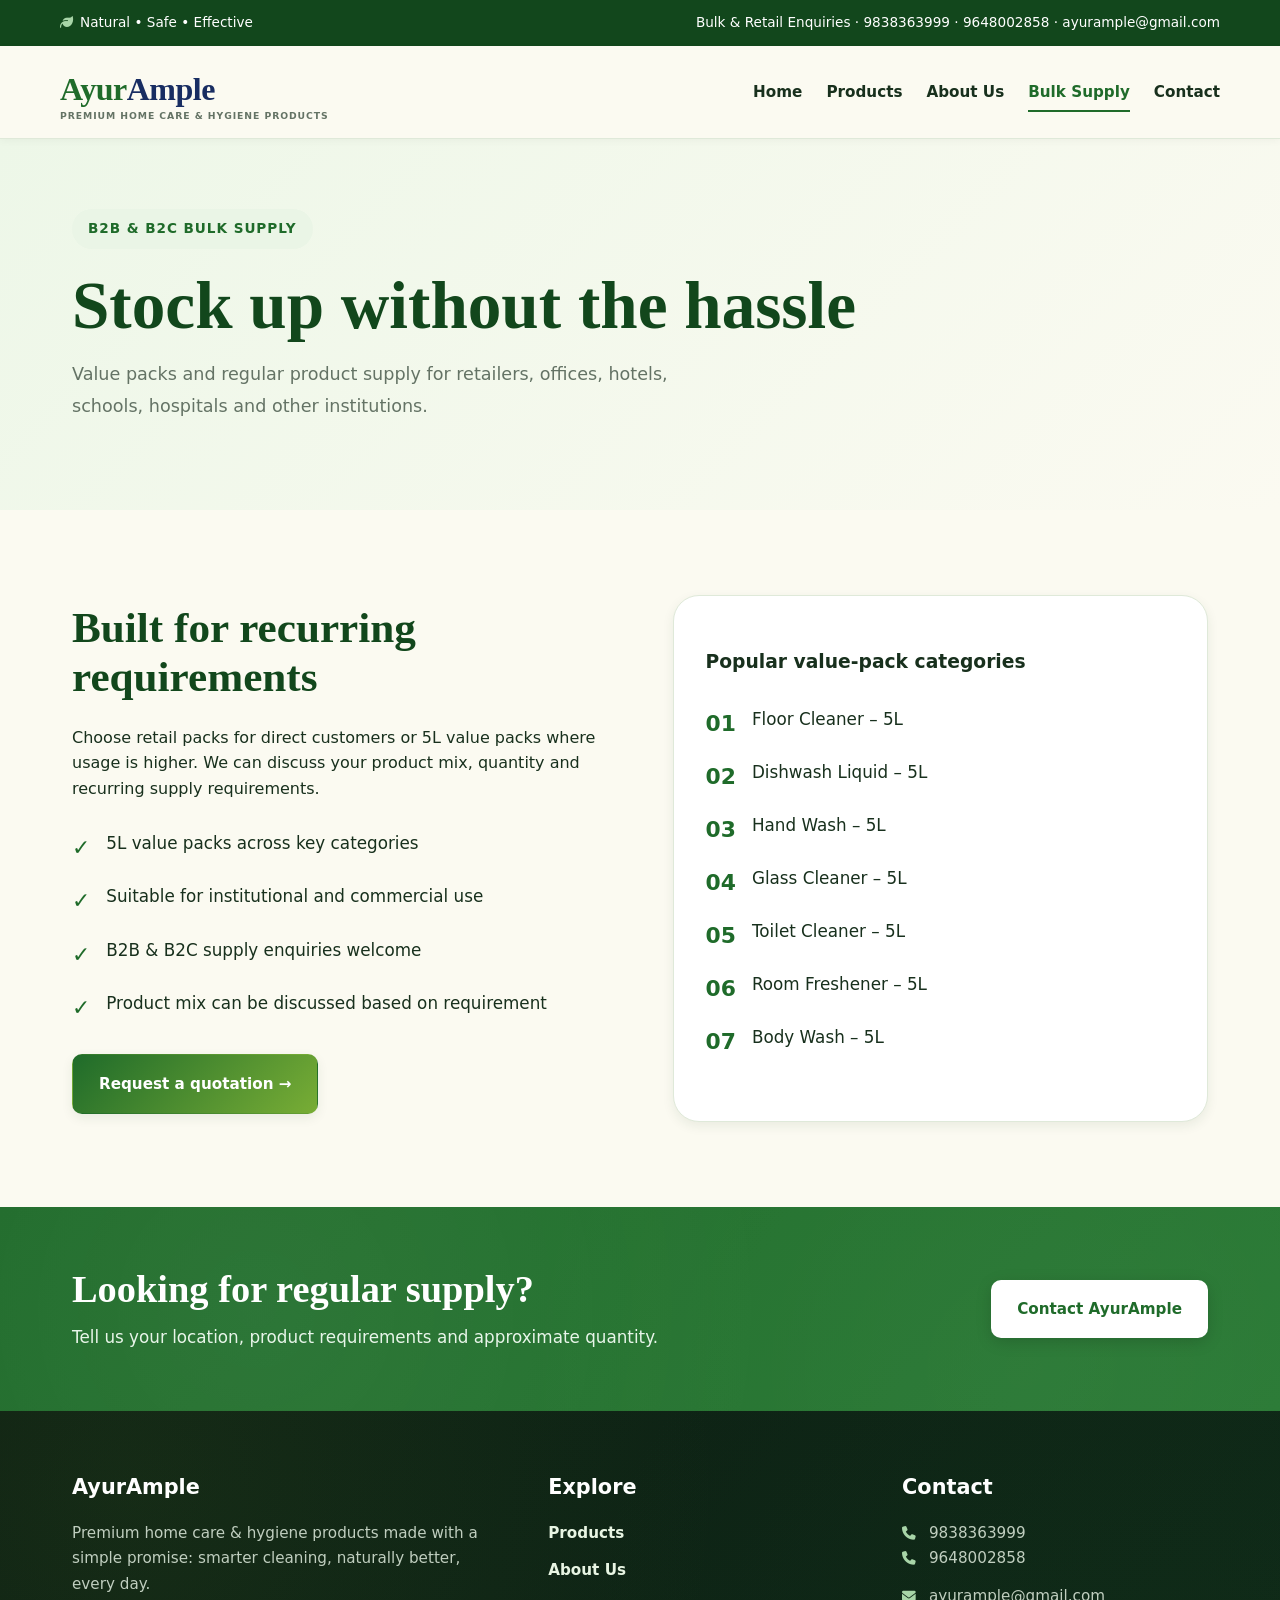
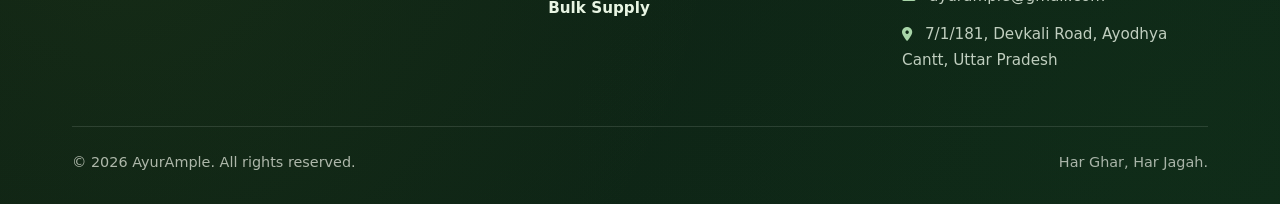
<file: bulk-supply.html>
<!doctype html>
<html lang="en"><head>
<meta charset="utf-8"><meta name="viewport" content="width=device-width,initial-scale=1">
<title>Bulk Supply | AyurAmple</title>
<meta name="description" content="AyurAmple premium home care and hygiene products. Natural, safe and effective cleaning and personal care solutions.">
<meta name="theme-color" content="#1f6b2a">
<meta name="color-scheme" content="light">
<link rel="stylesheet" href="styles.css">
<link rel="preload" href="https://cdnjs.cloudflare.com/ajax/libs/font-awesome/6.5.1/css/all.min.css" as="style">
<link rel="stylesheet" href="https://cdnjs.cloudflare.com/ajax/libs/font-awesome/6.5.1/css/all.min.css">
</head><body>
<div class="topbar"><div class="container"><span><i class="fas fa-leaf"></i> Natural • Safe • Effective</span><span>Bulk & Retail Enquiries · 9838363999 · 9648002858 · ayurample@gmail.com</span></div></div>

<header class="navbar"><div class="container nav-inner">
  <a class="logo" href="index.html">Ayur<span>Ample</span><small>PREMIUM HOME CARE & HYGIENE PRODUCTS</small></a>
  <nav class="nav-links" id="navMenu">
    <a class="" href="index.html">Home</a>
    <a class="" href="products.html">Products</a>
    <a class="" href="about.html">About Us</a>
    <a class="active" href="bulk-supply.html">Bulk Supply</a>
    <a class="" href="contact.html">Contact</a>
  </nav>
  <button class="mobile-menu-btn" id="menuToggle" aria-label="Toggle menu">
    <span></span>
    <span></span>
    <span></span>
  </button>
</div></header>


<main>
<section class="page-hero"><div class="container"><span class="eyebrow">B2B & B2C Bulk Supply</span><h1>Stock up without the hassle</h1><p class="lead">Value packs and regular product supply for retailers, offices, hotels, schools, hospitals and other institutions.</p></div></section>
<section class="section"><div class="container split">
<div><h2 style="font:700 2.7rem Georgia,serif;color:var(--green-dark);margin-top:0">Built for recurring requirements</h2>
<p>Choose retail packs for direct customers or 5L value packs where usage is higher. We can discuss your product mix, quantity and recurring supply requirements.</p>
<div class="checks">
<div class="check"><b>✓</b><span>5L value packs across key categories</span></div>
<div class="check"><b>✓</b><span>Suitable for institutional and commercial use</span></div>
<div class="check"><b>✓</b><span>B2B & B2C supply enquiries welcome</span></div>
<div class="check"><b>✓</b><span>Product mix can be discussed based on requirement</span></div>
</div><a class="btn btn-primary" href="contact.html">Request a quotation →</a></div>
<div class="info-box"><h3>Popular value-pack categories</h3><div class="checks">
<div class="check"><b>01</b><span>Floor Cleaner – 5L</span></div>
<div class="check"><b>02</b><span>Dishwash Liquid – 5L</span></div>
<div class="check"><b>03</b><span>Hand Wash – 5L</span></div>
<div class="check"><b>04</b><span>Glass Cleaner – 5L</span></div>
<div class="check"><b>05</b><span>Toilet Cleaner – 5L</span></div>
<div class="check"><b>06</b><span>Room Freshener – 5L</span></div>
<div class="check"><b>07</b><span>Body Wash – 5L</span></div>
</div></div>
</div></section>
<section class="band"><div class="container"><div><h2>Looking for regular supply?</h2><p>Tell us your location, product requirements and approximate quantity.</p></div><a class="btn btn-light" href="contact.html">Contact AyurAmple</a></div></section>
</main>

<footer class="footer"><div class="container">
<div class="footer-grid">
<div><h3>AyurAmple</h3><p>Premium home care & hygiene products made with a simple promise: smarter cleaning, naturally better, every day.</p></div>
<div><h3>Explore</h3><p><a href="products.html">Products</a></p><p><a href="about.html">About Us</a></p><p><a href="bulk-supply.html">Bulk Supply</a></p></div>
<div><h3>Contact</h3><p><i class="fas fa-phone"></i> 9838363999<br><i class="fas fa-phone"></i> 9648002858</p><p><i class="fas fa-envelope"></i> ayurample@gmail.com</p><p><i class="fas fa-location-dot"></i> 7/1/181, Devkali Road, Ayodhya Cantt, Uttar Pradesh</p></div>
</div>
<div class="footer-bottom"><span>© 2026 AyurAmple. All rights reserved.</span><span>Har Ghar, Har Jagah.</span></div>
</div></footer>
<script src="script.js"></script></body></html>
</file>
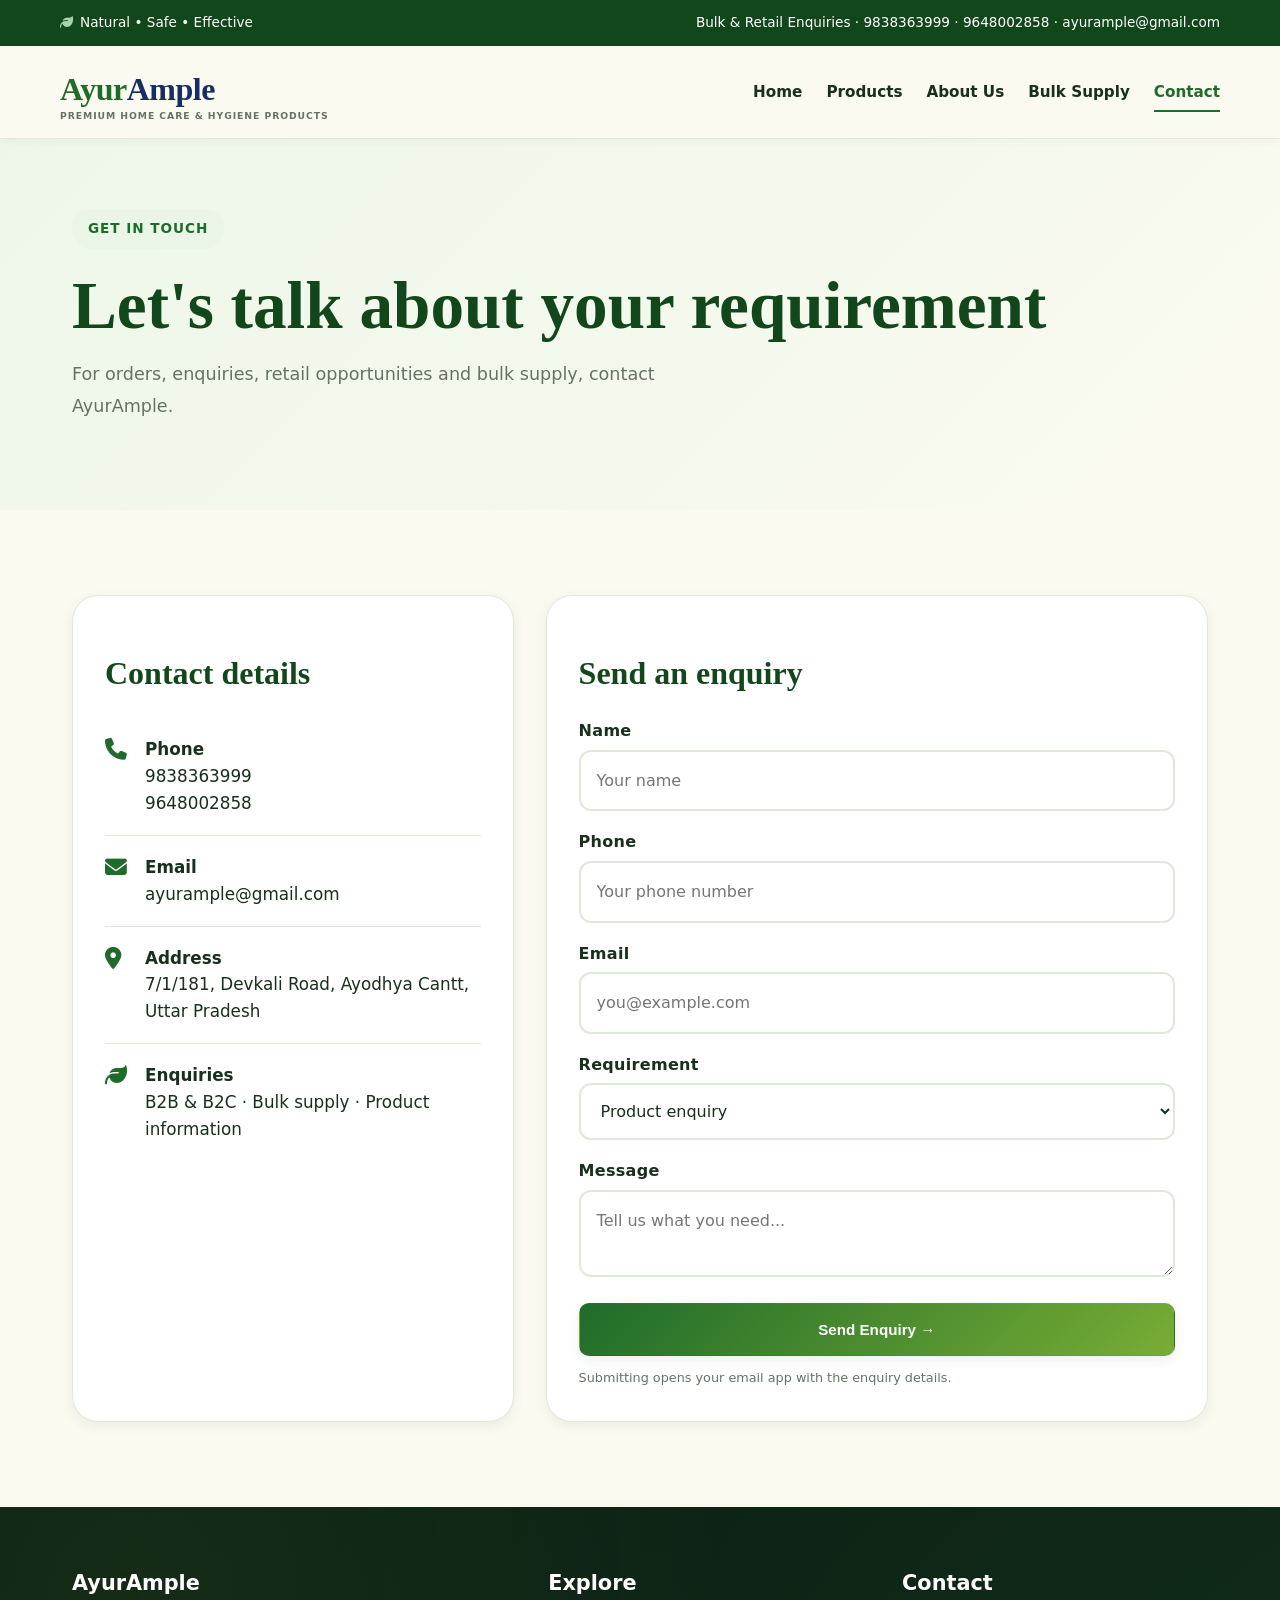
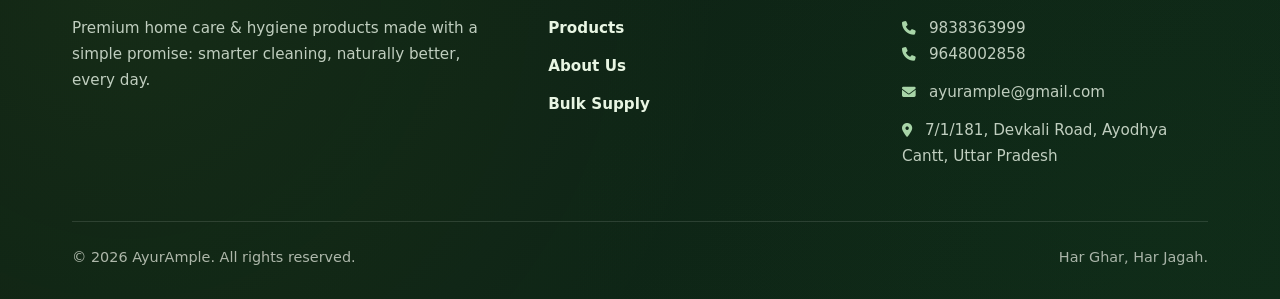
<file: contact.html>
<!doctype html>
<html lang="en"><head>
<meta charset="utf-8"><meta name="viewport" content="width=device-width,initial-scale=1">
<title>Contact | AyurAmple</title>
<meta name="description" content="AyurAmple premium home care and hygiene products. Natural, safe and effective cleaning and personal care solutions.">
<meta name="theme-color" content="#1f6b2a">
<meta name="color-scheme" content="light">
<link rel="stylesheet" href="styles.css">
<link rel="preload" href="https://cdnjs.cloudflare.com/ajax/libs/font-awesome/6.5.1/css/all.min.css" as="style">
<link rel="stylesheet" href="https://cdnjs.cloudflare.com/ajax/libs/font-awesome/6.5.1/css/all.min.css">
</head><body>
<div class="topbar"><div class="container"><span><i class="fas fa-leaf"></i> Natural • Safe • Effective</span><span>Bulk & Retail Enquiries · 9838363999 · 9648002858 · ayurample@gmail.com</span></div></div>

<header class="navbar"><div class="container nav-inner">
  <a class="logo" href="index.html">Ayur<span>Ample</span><small>PREMIUM HOME CARE & HYGIENE PRODUCTS</small></a>
  <nav class="nav-links" id="navMenu">
    <a class="" href="index.html">Home</a>
    <a class="" href="products.html">Products</a>
    <a class="" href="about.html">About Us</a>
    <a class="" href="bulk-supply.html">Bulk Supply</a>
    <a class="active" href="contact.html">Contact</a>
  </nav>
  <button class="mobile-menu-btn" id="menuToggle" aria-label="Toggle menu">
    <span></span>
    <span></span>
    <span></span>
  </button>
</div></header>


<main>
<section class="page-hero"><div class="container"><span class="eyebrow">Get in touch</span><h1>Let's talk about your requirement</h1><p class="lead">For orders, enquiries, retail opportunities and bulk supply, contact AyurAmple.</p></div></section>
<section class="section"><div class="container contact-grid">
<div class="info-box"><h2 style="font:700 2rem Georgia,serif;color:var(--green-dark)">Contact details</h2>
<div class="info-row"><i class="fas fa-phone"></i><div><strong>Phone</strong><br><a href="tel:+919838363999">9838363999</a><br><a href="tel:+919648002858">9648002858</a></div></div>
<div class="info-row"><i class="fas fa-envelope"></i><div><strong>Email</strong><br><a href="mailto:ayurample@gmail.com">ayurample@gmail.com</a></div></div>
<div class="info-row"><i class="fas fa-location-dot"></i><div><strong>Address</strong><br>7/1/181, Devkali Road, Ayodhya Cantt, Uttar Pradesh</div></div>
<div class="info-row"><i class="fas fa-leaf"></i><div><strong>Enquiries</strong><br>B2B & B2C · Bulk supply · Product information</div></div>
</div>
<div class="info-box"><h2 style="font:700 2rem Georgia,serif;color:var(--green-dark)">Send an enquiry</h2>
<form data-demo>
<div><label>Name</label><input name="name" required placeholder="Your name"></div>
<div><label>Phone</label><input name="phone" required placeholder="Your phone number"></div>
<div><label>Email</label><input name="email" type="email" placeholder="you@example.com"></div>
<div><label>Requirement</label><select name="requirement"><option>Product enquiry</option><option>Bulk / B2B supply</option><option>Retail enquiry</option><option>Other</option></select></div>
<div><label>Message</label><textarea name="message" placeholder="Tell us what you need..."></textarea></div>
<button class="btn btn-primary" type="submit">Send Enquiry →</button>
</form>
<p style="color:var(--muted);font-size:.8rem;margin-bottom:0">Submitting opens your email app with the enquiry details.</p>
</div>
</div></section></main>

<footer class="footer"><div class="container">
<div class="footer-grid">
<div><h3>AyurAmple</h3><p>Premium home care & hygiene products made with a simple promise: smarter cleaning, naturally better, every day.</p></div>
<div><h3>Explore</h3><p><a href="products.html">Products</a></p><p><a href="about.html">About Us</a></p><p><a href="bulk-supply.html">Bulk Supply</a></p></div>
<div><h3>Contact</h3><p><i class="fas fa-phone"></i> 9838363999<br><i class="fas fa-phone"></i> 9648002858</p><p><i class="fas fa-envelope"></i> ayurample@gmail.com</p><p><i class="fas fa-location-dot"></i> 7/1/181, Devkali Road, Ayodhya Cantt, Uttar Pradesh</p></div>
</div>
<div class="footer-bottom"><span>© 2026 AyurAmple. All rights reserved.</span><span>Har Ghar, Har Jagah.</span></div>
</div></footer>
<script src="script.js"></script></body></html>
</file>
<file: styles.css>
:root{
  --green:#1f6b2a;
  --green-dark:#12471c;
  --green-soft:#eaf5e6;
  --lime:#78ad35;
  --cream:#fbfaf1;
  --ink:#18301d;
  --muted:#647365;
  --white:#fff;
  --line:#dfe9d9;
  --shadow:0 18px 45px rgba(31,70,32,.10);
  --shadow-lg:0 20px 60px rgba(31,70,32,.15);
  --shadow-sm:0 4px 12px rgba(31,70,32,.08);
  --transition:all .3s cubic-bezier(.25,.46,.45,.94);
  --transition-fast:all .2s ease;
}
*{box-sizing:border-box}
html{scroll-behavior:smooth}
body{margin:0;font-family:Inter,ui-sans-serif,system-ui,-apple-system,BlinkMacSystemFont,"Segoe UI",sans-serif;color:var(--ink);background:var(--cream);line-height:1.6;-webkit-font-smoothing:antialiased;-webkit-touch-callout:none}
a{color:inherit;text-decoration:none;-webkit-tap-highlight-color:transparent}
img{max-width:100%;display:block}
*:focus-visible{outline:2px solid var(--green);outline-offset:2px}
.container{width:min(1160px,92%);margin:auto;padding:0 12px}
.topbar{background:var(--green-dark);color:#fff;font-size:clamp(.7rem,.85rem,.95rem)}
.topbar .container{display:flex;justify-content:space-between;gap:clamp(10px,2vw,20px);padding:clamp(8px,1.3vw,12px) 0;flex-wrap:wrap}
.topbar i{margin-right:6px;color:#a8d5a8}
.topbar span{display:flex;align-items:center}
.navbar{position:sticky;top:0;z-index:20;background:rgba(251,250,241,.96);backdrop-filter:blur(12px);border-bottom:1px solid var(--line);box-shadow:0 2px 8px rgba(0,0,0,.04)}
.nav-inner{display:flex;align-items:center;justify-content:space-between;padding:clamp(12px,2vw,18px) 0;gap:clamp(15px,3vw,25px);flex-wrap:wrap}
.logo{font-family:Georgia,serif;font-size:clamp(1.5rem,3.5vw,2rem);font-weight:700;color:var(--green);letter-spacing:-.5px}
.logo span{color:#182d62}
.logo small{display:block;font:700 .58rem/1 system-ui;color:var(--muted);letter-spacing:.1em;margin-top:-4px}
.nav-links{display:flex;gap:clamp(15px,2.5vw,24px);align-items:center;font-weight:650;font-size:clamp(.85rem,.95rem,1rem)}
.nav-links a{transition:var(--transition-fast);position:relative;padding:4px 0}
.nav-links a::after{content:'';position:absolute;left:0;bottom:-4px;width:100%;height:2.5px;background:var(--green);transform:scaleX(0);transform-origin:left;transition:transform .3s cubic-bezier(.34,.1,.64,.35)}
.nav-links a:hover{color:var(--green)}
.nav-links a:hover::after,.nav-links a.active::after{transform:scaleX(1)}
.nav-links a.active{color:var(--green);padding-bottom:4px}
.nav-links a:focus-visible{outline:none;color:var(--green)}
.btn{display:inline-flex;align-items:center;justify-content:center;padding:clamp(11px,2.3vw,17px) clamp(18px,3.2vw,26px);border-radius:10px;font-weight:750;border:1.5px solid transparent;cursor:pointer;font-size:clamp(.85rem,.95rem,1rem);transition:var(--transition);position:relative;overflow:hidden;box-shadow:var(--shadow-sm);user-select:none;-webkit-user-select:none;min-height:44px}
.btn-primary{background:linear-gradient(135deg,var(--green),var(--lime));color:#fff}
.btn-primary:hover{transform:translateY(-3px);box-shadow:0 10px 28px rgba(31,107,42,.3);background:linear-gradient(135deg,var(--green-dark),#6ba02a)}
.btn-primary:active{transform:translateY(-1px);box-shadow:0 4px 12px rgba(31,107,42,.2)}
.btn-light{background:#fff;border-color:var(--green);color:var(--green)}
.btn-light:hover{background:var(--green-soft);transform:translateY(-3px);box-shadow:0 6px 16px rgba(31,107,42,.12)}
.btn-light:active{transform:translateY(-1px)}
.hero{padding:clamp(60px,10vw,85px) 0 clamp(50px,7vw,70px);background:
 radial-gradient(circle at 85% 15%,#dff0d5 0,transparent 28%),
 radial-gradient(circle at 5% 20%,#edf7e8 0,transparent 24%),
 var(--cream)}
.hero-grid{display:grid;grid-template-columns:1.03fr .97fr;gap:clamp(40px,6vw,65px);align-items:center}
.eyebrow{display:inline-flex;gap:8px;align-items:center;background:var(--green-soft);color:var(--green);padding:clamp(6px,1.2vw,9px) clamp(12px,1.8vw,16px);border-radius:999px;font-size:clamp(.72rem,.85rem,.95rem);font-weight:800;letter-spacing:.07em;text-transform:uppercase;transition:all .3s ease}
.eyebrow i{font-size:0.95em}
h1{font-family:Georgia,serif;font-size:clamp(2.2rem,6vw,5rem);line-height:1.05;margin:clamp(16px,2.5vw,22px) 0;color:var(--green-dark);font-weight:800}
h1 em{color:#1a386e;font-weight:600;font-style:italic}
.lead{font-size:clamp(.98rem,2.8vw,1.15rem);color:var(--muted);max-width:640px;line-height:1.7;font-weight:500}
.hero-actions{display:flex;gap:clamp(10px,2.5vw,16px);flex-wrap:wrap;margin-top:clamp(24px,4vw,36px)}
.hero-card{background:#fff;border:1px solid var(--line);border-radius:clamp(22px,3.5vw,32px);padding:clamp(14px,2.5vw,22px);box-shadow:var(--shadow-lg);transition:var(--transition);position:relative;overflow:hidden;animation:floatCard 6s ease-in-out infinite}
.hero-card::before{content:'';position:absolute;inset:auto 12% 8% 12%;height:30%;background:radial-gradient(circle,rgba(120,173,53,.18),transparent 70%);filter:blur(24px);transition:opacity .4s ease}
.hero-card:hover{transform:translateY(-10px) scale(1.02);box-shadow:0 28px 70px rgba(31,70,32,.25)}
.hero-card:hover::before{opacity:1.2}
.hero-card img{border-radius:clamp(18px,3vw,24px);width:100%;position:relative;z-index:1}
.section{padding:clamp(60px,10vw,85px) 0}
.section-head{text-align:center;max-width:800px;margin:0 auto clamp(30px,5vw,45px)}
.section-head h2{font:700 clamp(1.8rem,4.5vw,3.2rem)/1.15 Georgia,serif;margin:0 0 clamp(12px,2vw,16px);color:var(--green-dark);font-weight:800}
.section-head p{color:var(--muted);margin:0;font-size:clamp(.95rem,2.2vw,1.05rem);line-height:1.7}
.grid{display:grid;gap:clamp(18px,3.5vw,28px)}
.products-grid{grid-template-columns:repeat(3,minmax(280px,1fr));justify-items:center;max-width:1000px;margin:0 auto}
.home-products-scroll{display:grid;gap:18px;padding-bottom:10px}
.home-products-scroll .card{width:100%;max-width:320px}
.products-page-grid{grid-template-columns:repeat(3,minmax(0,1fr))}
.card{background:#fff;border:1px solid var(--line);border-radius:clamp(18px,3.5vw,24px);overflow:hidden;box-shadow:var(--shadow-sm);transition:var(--transition);will-change:transform,box-shadow;display:flex;flex-direction:column;height:100%}
.card:hover{transform:translateY(-12px);box-shadow:var(--shadow-lg);border-color:var(--green-soft)}
.card:focus-within{outline:2px solid var(--green);outline-offset:-2px}
.card-img{background:linear-gradient(135deg,#f7faef,#edf6e8);padding:clamp(14px,2.5vw,22px);height:clamp(220px,40vw,280px);display:flex;align-items:center;justify-content:center;position:relative;overflow:hidden}
.card-img::before{content:'';position:absolute;inset:0;background:linear-gradient(135deg,transparent,rgba(31,107,42,.03));opacity:0;transition:opacity .4s ease}
.card:hover .card-img::before{opacity:1}
.card-img img{height:100%;width:100%;object-fit:contain;transition:transform .5s cubic-bezier(.34,.1,.64,.35)}
.card:hover .card-img img{transform:scale(1.1)}
.card-body{padding:clamp(18px,3vw,24px);display:flex;flex-direction:column;flex:1}
.card h3{margin:0 0 clamp(6px,1.2vw,10px);font-size:clamp(1rem,2.2vw,1.2rem);font-weight:700;color:var(--ink);line-height:1.35}
.card p{margin:0;color:var(--muted);font-size:clamp(.85rem,1.8vw,.95rem);line-height:1.6;flex:1}
.tag{display:inline-block;margin-top:clamp(10px,1.8vw,14px);padding:clamp(5px,0.9vw,8px) clamp(10px,1.5vw,13px);border-radius:999px;background:linear-gradient(135deg,var(--green-soft),#dff0d5);color:var(--green);font-size:clamp(.68rem,.8rem,.9rem);font-weight:800;letter-spacing:.05em;text-transform:uppercase;align-self:flex-start}
.feature-grid{grid-template-columns:repeat(auto-fit,minmax(260px,1fr))}
.feature{padding:clamp(22px,3.5vw,32px);border-radius:clamp(16px,3.5vw,24px);background:#fff;border:1px solid var(--line);box-shadow:var(--shadow-sm);transition:var(--transition);position:relative}
.feature::after{content:'';position:absolute;inset:0;background:linear-gradient(135deg,rgba(31,107,42,.02),transparent);opacity:0;transition:opacity .3s ease;pointer-events:none;border-radius:inherit}
.feature:hover{transform:translateY(-10px);box-shadow:var(--shadow);border-color:var(--green-soft)}
.feature:hover::after{opacity:1}
.feature:hover .icon{transform:scale(1.2);background:linear-gradient(135deg,var(--green-soft),#c8e6c9)}
.feature:hover .icon i{transform:rotate(-10deg) scale(1.3)}
.icon{width:clamp(50px,9vw,60px);height:clamp(50px,9vw,60px);border-radius:clamp(14px,2.5vw,18px);display:grid;place-items:center;background:linear-gradient(135deg,var(--green-soft),#eaf5e6);font-size:clamp(1.1rem,2.5vw,1.5rem);margin-bottom:clamp(14px,2.5vw,18px);transition:var(--transition);color:var(--green)}
.icon i{transition:transform .5s cubic-bezier(.34,.1,.64,.35)}
.feature h3{margin:0 0 clamp(6px,1.2vw,10px);font-size:clamp(1rem,2.2vw,1.15rem);font-weight:700;color:var(--ink)}
.feature p{margin:0;color:var(--muted);font-size:clamp(.85rem,1.8vw,.95rem);line-height:1.6}
.split{display:grid;grid-template-columns:1fr 1fr;gap:clamp(40px,6vw,65px);align-items:center}
.split-img{border-radius:clamp(24px,3.5vw,32px);box-shadow:var(--shadow-lg);border:1px solid var(--line);transition:all .4s ease}
.split-img:hover{transform:translateY(-8px);box-shadow:0 28px 70px rgba(31,70,32,.2)}
.split h2{font-size:clamp(1.8rem,4vw,2.8rem);font-weight:800;margin-bottom:clamp(16px,2.5vw,24px)}
.checks{display:grid;gap:clamp(12px,2vw,16px);margin:clamp(18px,3vw,28px) 0}
.check{display:flex;gap:clamp(12px,2vw,16px);align-items:flex-start;font-size:clamp(.95rem,2vw,1.05rem);line-height:1.7}
.check b{color:var(--green);font-size:1.3em;flex-shrink:0}
.people-grid{display:grid;grid-template-columns:repeat(2,minmax(0,1fr));gap:clamp(20px,4vw,32px);max-width:900px;margin:0 auto}
.person-card{background:#fff;border:1px solid var(--line);border-radius:clamp(18px,3.5vw,24px);overflow:hidden;box-shadow:var(--shadow-sm);transition:var(--transition)}
.person-card:hover{transform:translateY(-8px);box-shadow:var(--shadow-lg);border-color:var(--green-soft)}
.person-card>img{width:100%;aspect-ratio:4/3;object-fit:cover;background:var(--green-soft)}
.person-body{padding:clamp(18px,3vw,26px)}
.person-body .eyebrow{font-size:.68rem;padding:5px 10px}
.person-body h3{font:700 clamp(1.35rem,3vw,1.8rem)/1.2 Georgia,serif;color:var(--green-dark);margin:12px 0 8px}
.person-body p{margin:0;color:var(--muted);font-size:.95rem;line-height:1.65}
.band{background:linear-gradient(135deg,var(--green),#2a7a35);color:#fff;padding:clamp(45px,8vw,60px) 0;position:relative;overflow:hidden}
.band::before{content:'';position:absolute;inset:0;background-image:radial-gradient(circle at 20% 50%,rgba(255,255,255,.05),transparent 50%),radial-gradient(circle at 80% 80%,rgba(255,255,255,.03),transparent 50%);pointer-events:none}
.band .container{display:flex;align-items:center;justify-content:space-between;gap:clamp(24px,4vw,36px);position:relative;z-index:1}
.band h2{font:700 clamp(2rem,4.5vw,2.4rem)/1.15 Georgia,serif;margin:0 0 clamp(8px,1.5vw,12px);color:#fff;font-weight:800}
.band p{margin:0;color:#e8f5e9;font-size:clamp(.95rem,2vw,1.05rem);line-height:1.7}
.band > div{flex:1}
.band .btn-light{background:#fff;color:var(--green);border:none;font-weight:800;box-shadow:0 4px 16px rgba(0,0,0,.15);transition:all .3s ease}
.band .btn-light:hover{transform:translateY(-3px);box-shadow:0 8px 24px rgba(0,0,0,.25);background:#f0f7f0}
.page-hero{padding:clamp(50px,8vw,70px) 0;background:linear-gradient(135deg,#edf7e8,#fbfaf1)}
.page-hero h1{font-size:clamp(2rem,5.5vw,4.2rem);margin-bottom:clamp(10px,2vw,16px);font-weight:800}
.page-hero p{font-size:clamp(.95rem,2vw,1.1rem);line-height:1.8}
.filters{display:flex;gap:clamp(8px,1.8vw,12px);flex-wrap:wrap;margin:0 0 clamp(22px,4vw,32px)}
.filter{border:2px solid var(--line);background:#fff;padding:clamp(8px,1.5vw,11px) clamp(14px,2.3vw,18px);border-radius:999px;cursor:pointer;font-weight:700;font-size:clamp(.85rem,1.9vw,1rem);transition:var(--transition);color:var(--muted);user-select:none;-webkit-user-select:none;min-height:42px;display:inline-flex;align-items:center;justify-content:center}
.filter:hover{border-color:var(--green);color:var(--green);background:var(--green-soft)}
.filter:active{transform:scale(.98)}
.filter.active{background:linear-gradient(135deg,var(--green),var(--lime));color:#fff;border-color:transparent;box-shadow:0 6px 16px rgba(31,107,42,.2)}
.contact-grid{display:grid;grid-template-columns:.8fr 1.2fr;gap:clamp(20px,3.5vw,32px)}
.info-box{background:#fff;border:1px solid var(--line);border-radius:clamp(18px,3.5vw,26px);padding:clamp(22px,3.5vw,32px);box-shadow:var(--shadow-sm);transition:all .4s ease}
.info-box:hover{border-color:var(--green-soft);box-shadow:var(--shadow)}
.info-row{display:flex;gap:clamp(12px,2.5vw,16px);padding:clamp(14px,2.5vw,18px) 0;border-bottom:1px solid var(--line);font-size:clamp(.95rem,2vw,1.05rem);align-items:flex-start}
.info-row:last-child{border-bottom:0}
.info-row i{color:var(--green);font-size:1.3em;min-width:24px;flex-shrink:0;margin-top:2px;transition:all .3s ease}
.info-row:hover i{transform:scale(1.2) translateX(4px);color:var(--green-dark)}
form{display:grid;gap:clamp(14px,2.5vw,18px)}
label{font-weight:700;font-size:clamp(.85rem,1.9vw,1rem);color:var(--ink);display:block;margin-bottom:6px;letter-spacing:.3px}
input,textarea,select{width:100%;padding:clamp(12px,2vw,16px);border:2px solid #e0e8db;border-radius:12px;background:#fff;font:inherit;color:var(--ink);font-size:clamp(.9rem,1.9vw,1rem);transition:var(--transition-fast);min-height:44px}
input:focus,textarea:focus,select:focus{outline:none;border-color:var(--green);box-shadow:0 0 0 3px rgba(31,107,42,.12);background:#fafbf8}
textarea{min-height:44px}
.footer{background:linear-gradient(135deg,#0d1f13,#0f2918);color:#d0dccb;padding:clamp(45px,7vw,60px) 0 clamp(20px,3vw,30px);position:relative;overflow:hidden}
.footer::before{content:'';position:absolute;inset:0;background-image:radial-gradient(circle at 10% 20%,rgba(120,173,53,.08),transparent 50%),radial-gradient(circle at 90% 80%,rgba(31,107,42,.06),transparent 50%);pointer-events:none}
.footer-grid{display:grid;grid-template-columns:1.4fr 1fr 1fr;gap:clamp(28px,4vw,48px);position:relative;z-index:1}
.footer h3{color:#fff;margin-top:0;font-size:clamp(1.1rem,2.2vw,1.3rem);font-weight:800;margin-bottom:clamp(12px,2vw,16px)}
.footer p{margin:clamp(8px,1.5vw,12px) 0;font-size:clamp(.85rem,1.8vw,.95rem);line-height:1.7;color:#c0cebf}
.footer i{margin-right:8px;color:#a8d5a8;font-size:0.9em}
.footer a{color:#e8f5e3;transition:color .3s ease;font-weight:600}
.footer a:hover{color:#fff}
.footer-bottom{border-top:1px solid rgba(255,255,255,.12);margin-top:clamp(28px,4vw,40px);padding-top:clamp(18px,2.5vw,24px);font-size:clamp(.8rem,1.6vw,.9rem);display:flex;justify-content:space-between;gap:clamp(12px,2vw,18px);flex-wrap:wrap;color:#b0b8af}
.mobile-menu-btn{display:none;background:none;border:none;cursor:pointer;padding:8px;gap:6px;flex-direction:column;justify-content:center;align-items:center;z-index:21;transition:all .3s ease}
.mobile-menu-btn span{display:block;width:24px;height:2.5px;background:var(--green);border-radius:2px;transition:all .3s ease}
.mobile-menu-btn.active span:nth-child(1){transform:rotate(45deg) translate(8px,8px)}
.mobile-menu-btn.active span:nth-child(2){opacity:0}
.mobile-menu-btn.active span:nth-child(3){transform:rotate(-45deg) translate(8px,-8px)}
.reveal-on-scroll{opacity:0;transform:translateY(20px);transition:opacity .8s cubic-bezier(.34,.1,.64,.35),transform .8s cubic-bezier(.34,.1,.64,.35)}
.reveal-on-scroll.visible{opacity:1;transform:translateY(0)}
@keyframes floatCard{0%,100%{transform:translateY(0)}50%{transform:translateY(-8px)}}
@keyframes fadeInUp{from{opacity:0;transform:translateY(24px)}to{opacity:1;transform:translateY(0)}}
@keyframes scaleIn{from{opacity:0;transform:scale(.96)}to{opacity:1;transform:scale(1)}}
@media (prefers-reduced-motion:reduce){
  *,*::before,*::after{animation-duration:.01ms!important;animation-iteration-count:1!important;transition-duration:.01ms!important;scroll-behavior:auto!important}
}
@media(max-width:1024px){
 .hero-grid,.split,.contact-grid{grid-template-columns:1fr}
 .split{gap:clamp(30px,5vw,45px)}
}
@media(max-width:900px){
 .mobile-menu-btn{display:flex;min-width:44px;min-height:44px}
 .nav-links{position:absolute;top:100%;left:0;right:0;background:rgba(251,250,241,.99);backdrop-filter:blur(16px);flex-direction:column;gap:0;padding:0;display:none;border-bottom:1px solid var(--line);box-shadow:0 12px 32px rgba(0,0,0,.12);z-index:20;animation:slideDown .3s cubic-bezier(.34,.1,.64,.35)}
 .nav-links.open{display:flex}
 .nav-links a{padding:clamp(14px,2.5vw,18px) clamp(18px,3.5vw,24px);border-bottom:1px solid var(--line);color:var(--ink);font-weight:600;transition:var(--transition-fast);min-height:48px;display:flex;align-items:center}
 .nav-links a:last-child{border-bottom:none}
 .nav-links a:hover,.nav-links a.active{background:linear-gradient(90deg,var(--green-soft),transparent);color:var(--green);border-bottom:3px solid var(--green);padding-bottom:11px}
 .band .container{flex-direction:column;align-items:flex-start;gap:clamp(18px,3.5vw,24px)}
 .band h2{font-size:clamp(1.8rem,4vw,2.2rem)}
}
@keyframes slideDown{from{opacity:0;transform:translateY(-8px)}to{opacity:1;transform:translateY(0)}}
@media(max-width:768px){
 .topbar .container{flex-direction:column;gap:clamp(8px,1.5vw,12px)}
 .topbar .container span:nth-child(2){font-size:clamp(.68rem,.8rem,.9rem)}
}
@media(max-width:700px){
 .topbar .container span:first-child{display:none}
}
@media(max-width:600px){
 .topbar .container{justify-content:center;text-align:center}
 .logo small{font-size:clamp(.5rem,.58rem,.7rem)}
 .hero{padding:36px 0 30px}
 .hero-grid{gap:22px}
 .eyebrow{letter-spacing:.04em;min-height:32px;display:inline-flex;align-items:center}
 .hero h1{font-size:clamp(2.1rem,10vw,2.9rem);line-height:1.08;margin:12px 0 10px}
 .lead{font-size:.96rem;line-height:1.6}
 .section{padding:clamp(40px,7vw,52px) 0}
 .section-head{margin-bottom:24px}
 .section-head h2{font-size:clamp(1.5rem,7vw,2.2rem)}
 .card-body{padding:16px}
 .card h3{font-size:1.04rem}
 .feature-grid{grid-template-columns:repeat(2,minmax(0,1fr));gap:12px}
 .feature{padding:18px 12px;min-height:100%}
 .feature h3{font-size:.9rem}
 .feature p{font-size:.76rem;line-height:1.45}
 .home-products-scroll{display:flex;gap:14px;overflow-x:auto;scroll-snap-type:x mandatory;padding-bottom:8px}
 .home-products-scroll .card{flex:0 0 78%;max-width:78%;min-width:78%;scroll-snap-align:start}
 .products-page-grid{grid-template-columns:repeat(2,minmax(0,1fr));gap:14px}
 .footer-grid{grid-template-columns:1fr}
 .contact-grid{grid-template-columns:1fr}
 .split{flex-direction:column-reverse}
 .people-grid{grid-template-columns:1fr}
 .filters{gap:6px}
 .filter{padding:clamp(8px,1.5vw,10px) clamp(12px,2vw,16px)}
}
@media(max-width:480px){
 .products-page-grid{grid-template-columns:repeat(2,minmax(0,1fr));gap:12px}
}
@media(max-width:480px){
 .nav-inner{gap:clamp(12px,2vw,18px)}
 .logo{font-size:clamp(1.3rem,3.2vw,1.7rem)}
 .hero-actions{flex-direction:column;width:100%}
 .hero-actions .btn{width:100%;min-height:48px}
 .hero-card{padding:clamp(10px,2vw,14px);animation:none}
 .band .container{flex-direction:column}
 .band .btn{width:100%;min-height:48px}
 .section{padding:clamp(36px,6vw,46px) 0}
 .topbar .container span:last-child{font-size:clamp(.65rem,.75rem,.85rem)}
}
@media (hover:hover){
 .btn,.card,.feature,.info-box,.hero-card{transition:var(--transition)}
}
@media (hover:none){
 .card:hover,.feature:hover,.hero-card:hover{transform:none}
 .card:active,.feature:active{transform:scale(.98)}
}
</file>
